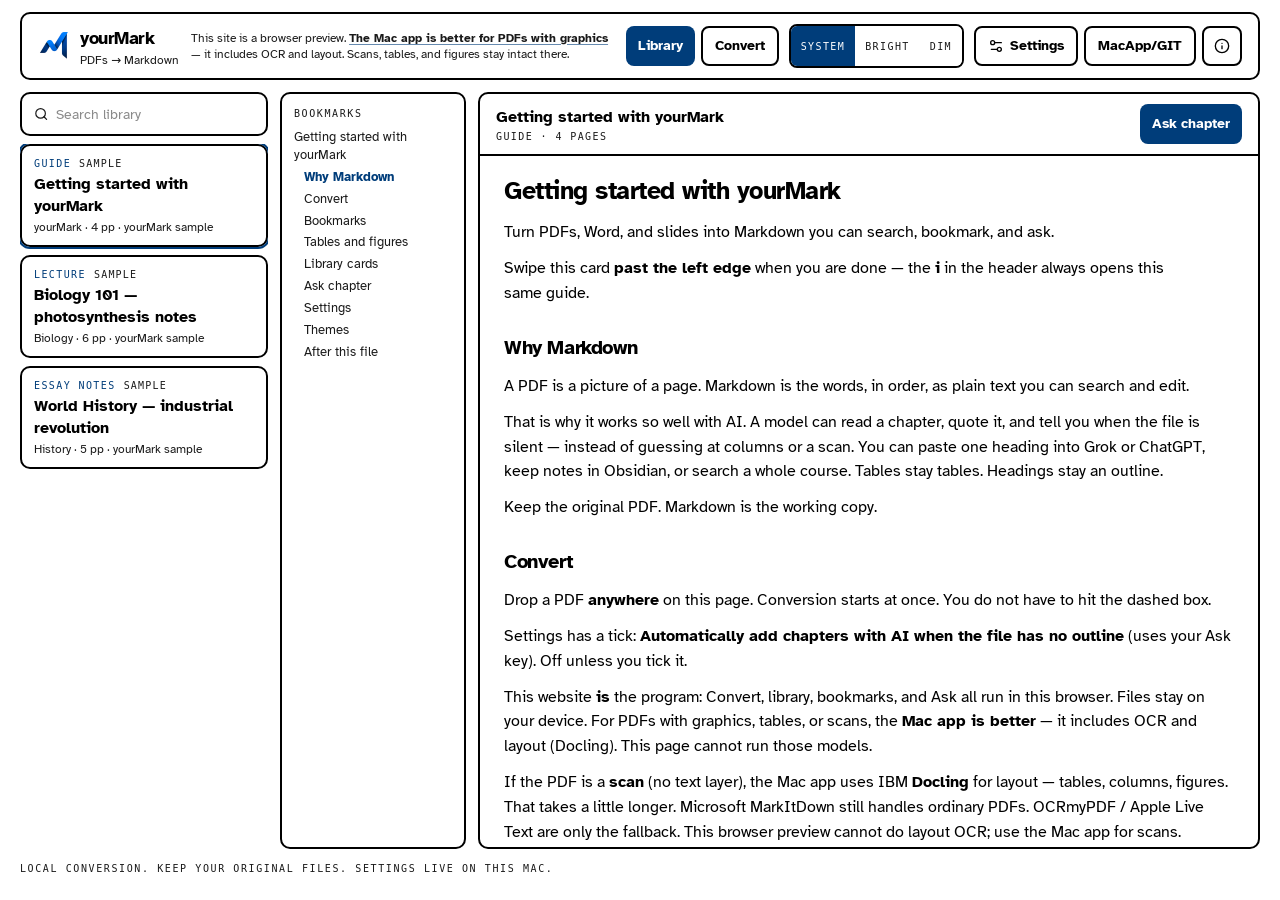
<file: yourMark/index.html>
<!DOCTYPE html>
<html lang="en">
  <head>
    <meta charset="utf-8" />
    <meta name="viewport" content="width=device-width, initial-scale=1" />
    <title>yourMark</title>
    <meta
      name="description"
      content="Convert PDFs to Markdown in this browser. Files stay on your device."
    />
    <link rel="icon" type="image/png" href="./favicon-32.png" />
    <link rel="icon" type="image/svg+xml" href="./favicon.svg" />
    <link rel="icon" type="image/png" sizes="32x32" href="./favicon.png" />
    <link rel="apple-touch-icon" href="./apple-touch-icon.png" />
    <link rel="apple-touch-icon" href="./apple-touch-icon.png" />
    <link rel="preconnect" href="https://fonts.googleapis.com" />
    <link rel="preconnect" href="https://fonts.gstatic.com" crossorigin />
    <link
      href="https://fonts.googleapis.com/css2?family=Atkinson+Hyperlegible:wght@400;700&display=swap"
      rel="stylesheet"
    />
    <script type="module" crossorigin src="/yourMark/assets/index-BBxL4nU7.js"></script>
    <link rel="stylesheet" crossorigin href="/yourMark/assets/index-Cck8L9df.css">
  </head>
  <body>
    <div id="root"></div>
  </body>
</html>
</file>
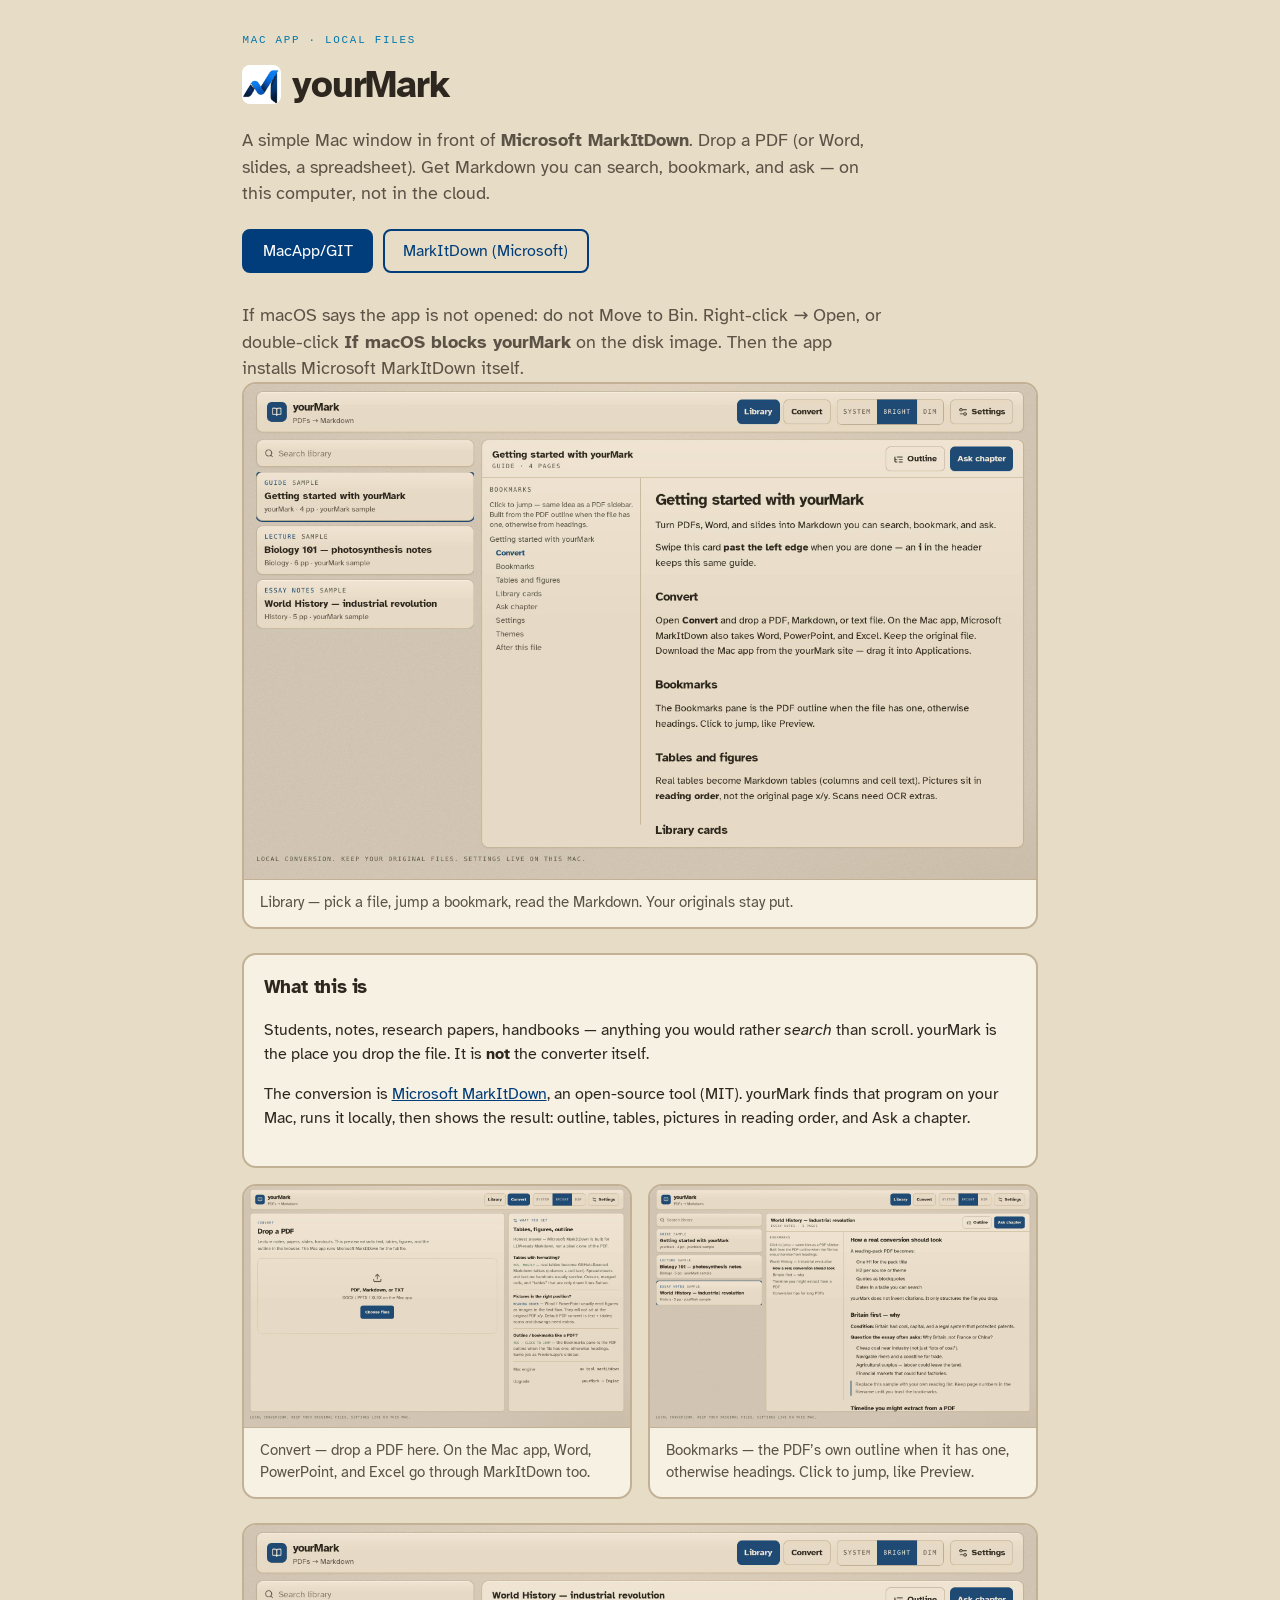
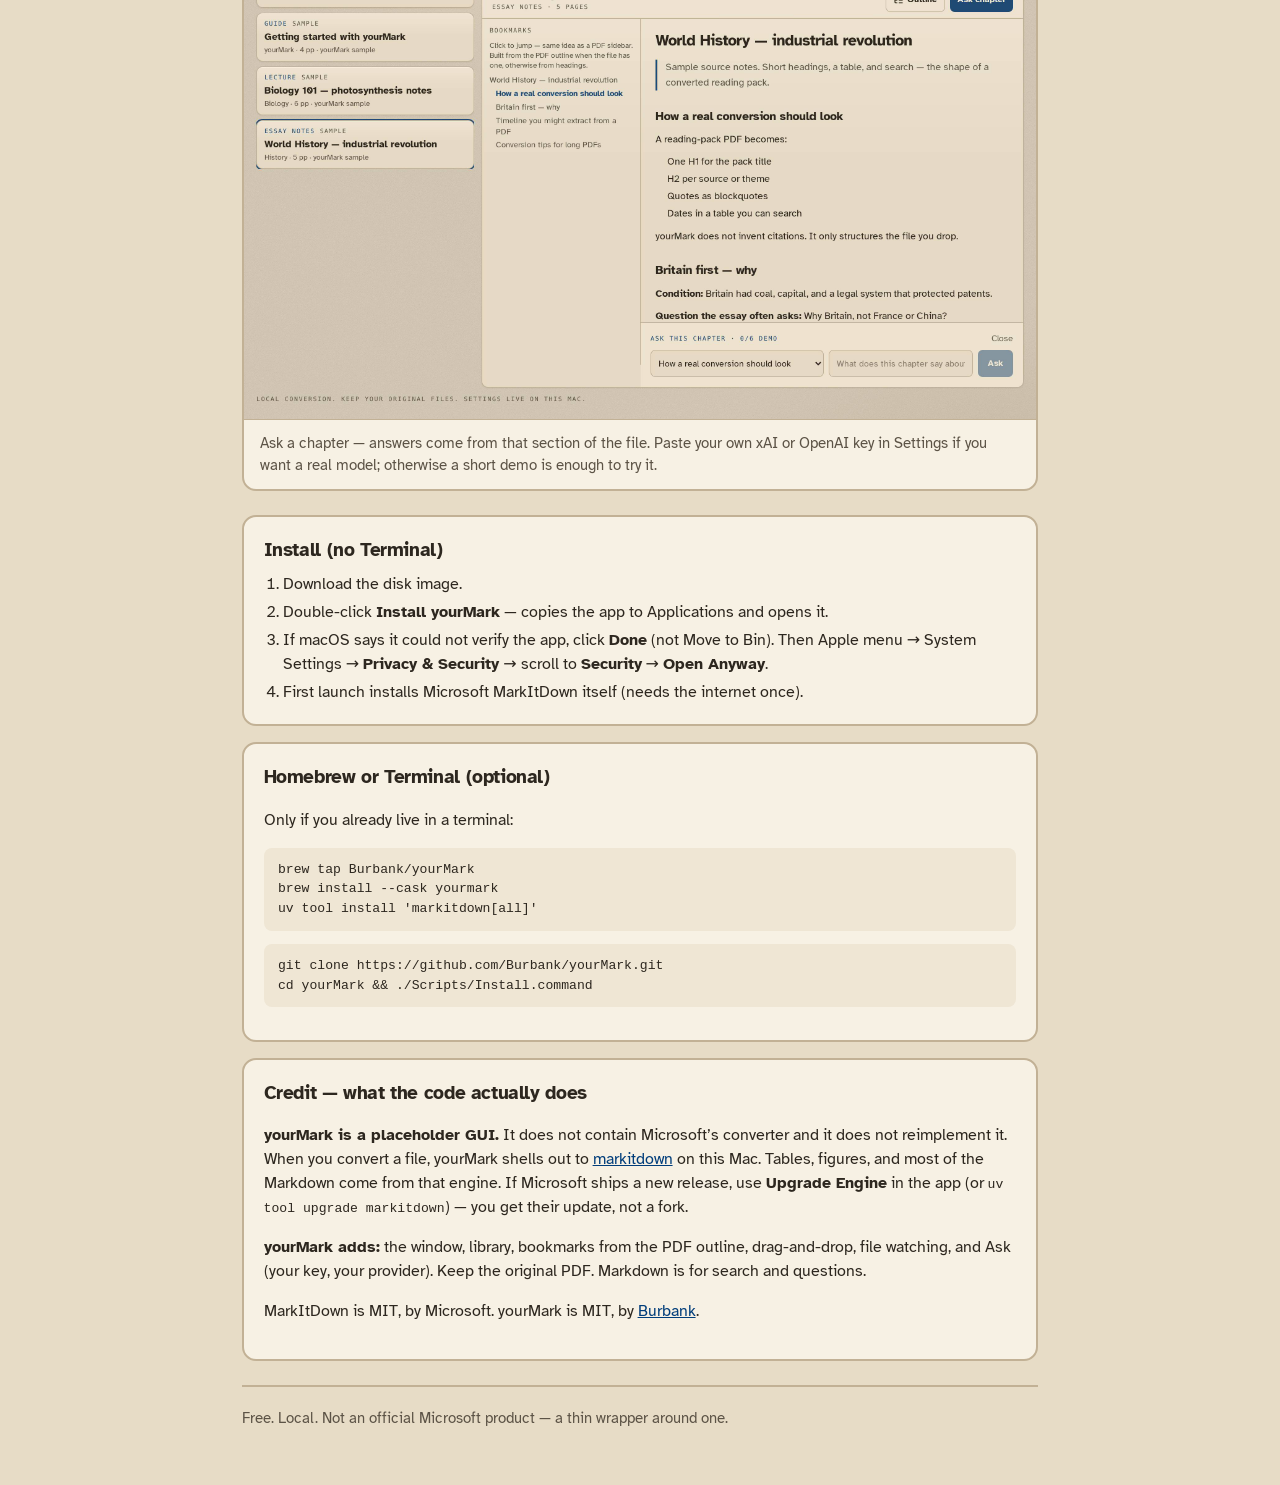
<file: yourMark/about/index.html>
<!DOCTYPE html>
<html lang="en">
<head>
  <meta charset="utf-8" />
  <meta name="viewport" content="width=device-width, initial-scale=1" />
  <title>yourMark — a Mac window for Microsoft MarkItDown</title>
  <meta name="description" content="yourMark is a Mac app that sits in front of Microsoft MarkItDown. Drop a PDF, get Markdown with bookmarks, tables, and Ask a chapter. Conversion stays on this Mac." />
  <link rel="icon" type="image/svg+xml" href="../favicon.svg" />
  <link rel="icon" type="image/png" sizes="32x32" href="favicon-32.png" />
  <meta property="og:title" content="yourMark" />
  <meta property="og:description" content="A Mac window for Microsoft MarkItDown — PDFs to Markdown, locally." />
  <meta property="og:image" content="og.jpg" />
  <link rel="preconnect" href="https://fonts.googleapis.com" />
  <link rel="preconnect" href="https://fonts.gstatic.com" crossorigin />
  <link href="https://fonts.googleapis.com/css2?family=Atkinson+Hyperlegible:wght@400;700&display=swap" rel="stylesheet" />
  <style>
    :root {
      --navy: #003d7a;
      --cyan: #00a1e4;
      --ink: #2d271f;
      --paper: #e7dcc6;
      --card: #f7f1e4;
      --line: #c2b195;
      --muted: #5c5346;
    }
    * { box-sizing: border-box; }
    body {
      margin: 0;
      font-family: "Atkinson Hyperlegible", system-ui, sans-serif;
      color: var(--ink);
      background: var(--paper);
      line-height: 1.5;
    }
    .wrap { max-width: 52rem; margin: 0 auto; padding: 2rem 1.15rem 3.5rem; }
    .kicker {
      font-family: ui-monospace, Menlo, monospace;
      font-size: .68rem;
      letter-spacing: .16em;
      text-transform: uppercase;
      color: #0077aa;
    }
    .brand {
      display: flex; align-items: center; gap: .7rem;
      margin: .45rem 0 0;
    }
    .mark {
      width: 2.4rem; height: 2.4rem;
      border-radius: 8px;
      overflow: hidden;
      background: #fff;
    }
    .mark img { width: 100%; height: 100%; display: block; }
    h1 { font-size: clamp(1.8rem, 4vw, 2.4rem); letter-spacing: -0.03em; margin: 0; }
    .lede { font-size: 1.12rem; color: var(--muted); max-width: 40rem; margin: .85rem 0 0; }
    .row { display: flex; flex-wrap: wrap; gap: .6rem; margin: 1.35rem 0 1.8rem; }
    a.btn {
      display: inline-flex; align-items: center; justify-content: center;
      min-height: 2.75rem; padding: 0 1.15rem;
      border-radius: 8px; font: 700 1rem inherit; text-decoration: none;
      border: 2px solid var(--navy);
    }
    a.btn.primary { background: var(--navy); color: #fff; }
    a.btn.ghost { background: transparent; color: var(--navy); }
    figure {
      margin: 0 0 1.5rem;
      background: var(--card);
      border: 2px solid var(--line);
      border-radius: 14px;
      overflow: hidden;
    }
    figure img { display: block; width: 100%; height: auto; }
    figcaption {
      padding: .7rem 1rem .85rem;
      font-size: .92rem;
      color: var(--muted);
      border-top: 1px solid var(--line);
    }
    section.card {
      background: var(--card);
      border: 2px solid var(--line);
      border-radius: 14px;
      padding: 1.15rem 1.2rem 1.25rem;
      margin-bottom: 1rem;
    }
    h2 { font-size: 1.2rem; margin: 0 0 .5rem; letter-spacing: -0.02em; }
    ol { margin: .35rem 0 0; padding-left: 1.2rem; }
    li + li { margin-top: .25rem; }
    pre, code { font-family: ui-monospace, Menlo, Consolas, monospace; font-size: .82rem; }
    pre {
      background: #efe6d4;
      border-radius: 8px;
      padding: .75rem .9rem;
      overflow-x: auto;
      white-space: pre-wrap;
    }
    .grid2 {
      display: grid;
      gap: 1rem;
    }
    @media (min-width: 720px) {
      .grid2 { grid-template-columns: 1fr 1fr; }
    }
    footer {
      margin-top: 1.5rem;
      padding-top: 1.2rem;
      border-top: 2px solid var(--line);
      color: var(--muted);
      font-size: .95rem;
    }
    footer a, a.inline { color: var(--navy); }
    .credit strong { color: var(--ink); }
  </style>
</head>
<body>
  <div class="wrap">
    <div class="kicker">Mac app · local files</div>
    <div class="brand">
      <span class="mark" aria-hidden="true"><img src="icon.png" alt="" /></span>
      <h1>yourMark</h1>
    </div>
    <p class="lede">
      A simple Mac window in front of <strong>Microsoft MarkItDown</strong>.
      Drop a PDF (or Word, slides, a spreadsheet). Get Markdown you can search,
      bookmark, and ask — on this computer, not in the cloud.
    </p>
    <div class="row">
      <a class="btn primary" href="https://github.com/Burbank/yourMark">MacApp/GIT</a>
      <a class="btn ghost" href="https://github.com/microsoft/markitdown">MarkItDown (Microsoft)</a>
    </div>
    <p class="lede" style="margin-top:0">If macOS says the app is not opened: do not Move to Bin. Right-click → Open, or double-click <strong>If macOS blocks yourMark</strong> on the disk image. Then the app installs Microsoft MarkItDown itself.</p>

    <figure>
      <img src="shots/library.jpg" alt="yourMark library: files on the left, bookmarks in the middle, Markdown on the right" width="1280" height="800" />
      <figcaption>Library — pick a file, jump a bookmark, read the Markdown. Your originals stay put.</figcaption>
    </figure>

    <section class="card">
      <h2>What this is</h2>
      <p>
        Students, notes, research papers, handbooks — anything you would rather
        <em>search</em> than scroll. yourMark is the place you drop the file.
        It is <strong>not</strong> the converter itself.
      </p>
      <p>
        The conversion is <a class="inline" href="https://github.com/microsoft/markitdown">Microsoft MarkItDown</a>,
        an open-source tool (MIT). yourMark finds that program on your Mac,
        runs it locally, then shows the result: outline, tables, pictures in
        reading order, and Ask a chapter.
      </p>
    </section>

    <div class="grid2">
      <figure>
        <img src="shots/convert.jpg" alt="Convert screen with a dashed drop zone for PDFs and Office files" width="1280" height="800" loading="lazy" />
        <figcaption>Convert — drop a PDF here. On the Mac app, Word, PowerPoint, and Excel go through MarkItDown too.</figcaption>
      </figure>
      <figure>
        <img src="shots/reader.jpg" alt="Reader showing a document outline and chapter text" width="1280" height="800" loading="lazy" />
        <figcaption>Bookmarks — the PDF’s own outline when it has one, otherwise headings. Click to jump, like Preview.</figcaption>
      </figure>
    </div>

    <figure>
      <img src="shots/ask.jpg" alt="Ask strip under a chapter, with a question field and Ask button" width="1280" height="800" loading="lazy" />
      <figcaption>Ask a chapter — answers come from that section of the file. Paste your own xAI or OpenAI key in Settings if you want a real model; otherwise a short demo is enough to try it.</figcaption>
    </figure>

    <section class="card">
      <h2>Install (no Terminal)</h2>
      <ol>
        <li>Download the disk image.</li>
        <li>Double-click <strong>Install yourMark</strong> — copies the app to Applications and opens it.</li>
        <li>If macOS says it could not verify the app, click <strong>Done</strong> (not Move to Bin). Then Apple menu → System Settings → <strong>Privacy & Security</strong> → scroll to <strong>Security</strong> → <strong>Open Anyway</strong>.</li>
        <li>First launch installs Microsoft MarkItDown itself (needs the internet once).</li>
      </ol>
    </section>

    <section class="card">
      <h2>Homebrew or Terminal (optional)</h2>
      <p>Only if you already live in a terminal:</p>
      <pre>brew tap Burbank/yourMark
brew install --cask yourmark
uv tool install 'markitdown[all]'</pre>
      <pre>git clone https://github.com/Burbank/yourMark.git
cd yourMark && ./Scripts/Install.command</pre>
    </section>

    <section class="card credit">
      <h2>Credit — what the code actually does</h2>
      <p>
        <strong>yourMark is a placeholder GUI.</strong>
        It does not contain Microsoft’s converter and it does not reimplement it.
        When you convert a file, yourMark shells out to
        <a class="inline" href="https://github.com/microsoft/markitdown">markitdown</a>
        on this Mac. Tables, figures, and most of the Markdown come from that engine.
        If Microsoft ships a new release, use <strong>Upgrade Engine</strong> in the app
        (or <code>uv tool upgrade markitdown</code>) — you get their update, not a fork.
      </p>
      <p>
        <strong>yourMark adds:</strong> the window, library, bookmarks from the PDF outline,
        drag-and-drop, file watching, and Ask (your key, your provider).
        Keep the original PDF. Markdown is for search and questions.
      </p>
      <p>
        MarkItDown is MIT, by Microsoft.
        yourMark is MIT, by <a class="inline" href="https://github.com/Burbank/yourMark">Burbank</a>.
      </p>
    </section>

    <footer>
      Free. Local. Not an official Microsoft product — a thin wrapper around one.
    </footer>
  </div>
</body>
</html>
</file>
<file: yourMark/assets/index-Cck8L9df.css>
/*! tailwindcss v4.3.3 | MIT License | https://tailwindcss.com */
@layer properties{@supports (((-webkit-hyphens:none)) and (not (margin-trim:inline))) or ((-moz-orient:inline) and (not (color:rgb(from red r g b)))){*,:before,:after,::backdrop{--tw-rotate-x:initial;--tw-rotate-y:initial;--tw-rotate-z:initial;--tw-skew-x:initial;--tw-skew-y:initial;--tw-pan-x:initial;--tw-pan-y:initial;--tw-pinch-zoom:initial;--tw-space-y-reverse:0;--tw-border-style:solid;--tw-leading:initial;--tw-font-weight:initial;--tw-tracking:initial;--tw-shadow:0 0 #0000;--tw-shadow-color:initial;--tw-shadow-alpha:100%;--tw-inset-shadow:0 0 #0000;--tw-inset-shadow-color:initial;--tw-inset-shadow-alpha:100%;--tw-ring-color:initial;--tw-ring-shadow:0 0 #0000;--tw-inset-ring-color:initial;--tw-inset-ring-shadow:0 0 #0000;--tw-ring-inset:initial;--tw-ring-offset-width:0px;--tw-ring-offset-color:#fff;--tw-ring-offset-shadow:0 0 #0000;--tw-outline-style:solid;--tw-ease:initial}}}@layer theme{:root,:host{--font-sans:"Atkinson Hyperlegible", -apple-system, BlinkMacSystemFont, "Segoe UI", system-ui, sans-serif;--font-mono:ui-monospace, "SFMono-Regular", Menlo, Consolas, monospace;--color-red-500:oklch(63.7% .237 25.331);--color-zinc-50:oklch(98.5% 0 none);--color-zinc-400:oklch(70.5% .015 286.067);--color-zinc-500:oklch(55.2% .016 285.938);--color-zinc-900:oklch(21% .006 285.885);--color-zinc-950:oklch(14.1% .005 285.823);--color-neutral-100:oklch(97% 0 none);--color-neutral-300:oklch(87% 0 none);--color-neutral-700:oklch(37.1% 0 none);--color-neutral-900:oklch(20.5% 0 none);--color-black:#000;--color-white:#fff;--spacing:.25rem;--container-sm:24rem;--container-md:28rem;--container-xl:36rem;--text-xs:.75rem;--text-xs--line-height:calc(1 / .75);--text-sm:.875rem;--text-sm--line-height:calc(1.25 / .875);--text-lg:1.125rem;--text-lg--line-height:calc(1.75 / 1.125);--text-2xl:1.5rem;--text-2xl--line-height:calc(2 / 1.5);--font-weight-normal:400;--font-weight-medium:500;--font-weight-semibold:600;--font-weight-bold:700;--tracking-tight:-.025em;--tracking-wider:.05em;--leading-snug:1.375;--leading-relaxed:1.625;--radius-md:10px;--ease-out:cubic-bezier(0, 0, .2, 1);--default-transition-duration:.15s;--default-transition-timing-function:cubic-bezier(.4, 0, .2, 1);--default-font-family:var(--font-sans);--default-mono-font-family:var(--font-mono);--color-fg:var(--fg);--color-muted:var(--muted);--color-line:var(--line);--color-panel:var(--panel);--color-field:var(--field);--color-accent:var(--accent);--color-btn:var(--btn);--color-btn-text:var(--btn-text);--color-placeholder:var(--placeholder);--color-stale:var(--stale);--color-good:var(--good)}}@layer base{*,:after,:before,::backdrop{box-sizing:border-box;border:0 solid;margin:0;padding:0}::file-selector-button{box-sizing:border-box;border:0 solid;margin:0;padding:0}html,:host{-webkit-text-size-adjust:100%;tab-size:4;line-height:1.5;font-family:var(--default-font-family,-apple-system, BlinkMacSystemFont, "Segoe UI", Roboto, "Helvetica Neue", "Noto Sans", Arial, sans-serif, "Apple Color Emoji", "Segoe UI Emoji", "Segoe UI Symbol", "Noto Color Emoji");font-feature-settings:var(--default-font-feature-settings,normal);font-variation-settings:var(--default-font-variation-settings,normal);-webkit-tap-highlight-color:transparent}hr{height:0;color:inherit;border-top-width:1px}abbr:where([title]){-webkit-text-decoration:underline dotted;text-decoration:underline dotted}h1,h2,h3,h4,h5,h6{font-size:inherit;font-weight:inherit}a{color:inherit;-webkit-text-decoration:inherit;-webkit-text-decoration:inherit;-webkit-text-decoration:inherit;-webkit-text-decoration:inherit;text-decoration:inherit}b,strong{font-weight:bolder}code,kbd,samp,pre{font-family:var(--default-mono-font-family,ui-monospace, SFMono-Regular, Menlo, Monaco, Consolas, "Liberation Mono", "Courier New", monospace);font-feature-settings:var(--default-mono-font-feature-settings,normal);font-variation-settings:var(--default-mono-font-variation-settings,normal);font-size:1em}small{font-size:80%}sub,sup{vertical-align:baseline;font-size:75%;line-height:0;position:relative}sub{bottom:-.25em}sup{top:-.5em}table{text-indent:0;border-color:inherit;border-collapse:collapse}:-moz-focusring:where(:not(iframe)){outline:auto}progress{vertical-align:baseline}summary{display:list-item}ol,ul,menu{list-style:none}img,svg,video,canvas,audio,iframe,embed,object{vertical-align:middle;display:block}img,video{max-width:100%;height:auto}button,input,select,optgroup,textarea{font:inherit;font-feature-settings:inherit;font-variation-settings:inherit;letter-spacing:inherit;color:inherit;opacity:1;background-color:#0000;border-radius:0}::file-selector-button{font:inherit;font-feature-settings:inherit;font-variation-settings:inherit;letter-spacing:inherit;color:inherit;opacity:1;background-color:#0000;border-radius:0}:where(select:is([multiple],[size])) optgroup{font-weight:bolder}:where(select:is([multiple],[size])) optgroup option{padding-inline-start:20px}::file-selector-button{margin-inline-end:4px}::placeholder{opacity:1}@supports (not ((-webkit-appearance:-apple-pay-button))) or (contain-intrinsic-size:1px){::placeholder{color:currentColor}@supports (color:color-mix(in lab, red, red)){::placeholder{color:color-mix(in oklab, currentcolor 50%, transparent)}}}textarea{resize:vertical}::-webkit-search-decoration{-webkit-appearance:none}::-webkit-date-and-time-value{min-height:1lh;text-align:inherit}::-webkit-datetime-edit{display:inline-flex}::-webkit-datetime-edit-fields-wrapper{padding:0}::-webkit-datetime-edit{padding-block:0}::-webkit-datetime-edit-year-field{padding-block:0}::-webkit-datetime-edit-month-field{padding-block:0}::-webkit-datetime-edit-day-field{padding-block:0}::-webkit-datetime-edit-hour-field{padding-block:0}::-webkit-datetime-edit-minute-field{padding-block:0}::-webkit-datetime-edit-second-field{padding-block:0}::-webkit-datetime-edit-millisecond-field{padding-block:0}::-webkit-datetime-edit-meridiem-field{padding-block:0}::-webkit-calendar-picker-indicator{line-height:1}:-moz-ui-invalid{box-shadow:none}button,input:where([type=button],[type=reset],[type=submit]){appearance:button}::file-selector-button{appearance:button}::-webkit-inner-spin-button{height:auto}::-webkit-outer-spin-button{height:auto}[hidden]:where(:not([hidden=until-found])){display:none!important}html{-webkit-font-smoothing:antialiased;-moz-osx-font-smoothing:grayscale}html,body,#app{background:var(--bg);min-height:100%;color:var(--fg);font-family:var(--font-sans)}button:not(:disabled),[role=button]:not(:disabled){cursor:pointer}::selection{background:var(--accent)}@supports (color:color-mix(in lab, red, red)){::selection{background:color-mix(in oklab, var(--accent) 35%, transparent)}}}@layer components;@layer utilities{.visible{visibility:visible}.absolute{position:absolute}.fixed{position:fixed}.relative{position:relative}.static{position:static}.z-10{z-index:10}.z-50{z-index:50}.mx-auto{margin-inline:auto}.mt-0\.5{margin-top:calc(var(--spacing) * .5)}.mt-1{margin-top:var(--spacing)}.mt-2{margin-top:calc(var(--spacing) * 2)}.mt-3{margin-top:calc(var(--spacing) * 3)}.mt-4{margin-top:calc(var(--spacing) * 4)}.mt-5{margin-top:calc(var(--spacing) * 5)}.mt-6{margin-top:calc(var(--spacing) * 6)}.mt-8{margin-top:calc(var(--spacing) * 8)}.mr-1\.5{margin-right:calc(var(--spacing) * 1.5)}.mr-2{margin-right:calc(var(--spacing) * 2)}.mb-2{margin-bottom:calc(var(--spacing) * 2)}.ml-1{margin-left:var(--spacing)}.ml-auto{margin-left:auto}.block{display:block}.contents{display:contents}.flex{display:flex}.grid{display:grid}.hidden{display:none}.inline{display:inline}.inline-flex{display:inline-flex}.table{display:table}.size-3\.5{width:calc(var(--spacing) * 3.5);height:calc(var(--spacing) * 3.5)}.size-4{width:calc(var(--spacing) * 4);height:calc(var(--spacing) * 4)}.size-8{width:calc(var(--spacing) * 8);height:calc(var(--spacing) * 8)}.size-10{width:calc(var(--spacing) * 10);height:calc(var(--spacing) * 10)}.h-8{height:calc(var(--spacing) * 8)}.h-10{height:calc(var(--spacing) * 10)}.h-11{height:calc(var(--spacing) * 11)}.h-dvh{height:100dvh}.h-full{height:100%}.max-h-48{max-height:calc(var(--spacing) * 48)}.max-h-56{max-height:calc(var(--spacing) * 56)}.max-h-\[40vh\]{max-height:40vh}.min-h-0{min-height:0}.min-h-\[50vh\]{min-height:50vh}.min-h-screen{min-height:100vh}.w-8{width:calc(var(--spacing) * 8)}.w-fit{width:fit-content}.w-full{width:100%}.max-w-\[86rem\]{max-width:86rem}.max-w-md{max-width:var(--container-md)}.max-w-sm{max-width:var(--container-sm)}.max-w-xl{max-width:var(--container-xl)}.min-w-0{min-width:0}.min-w-\[11rem\]{min-width:11rem}.flex-1{flex:1}.shrink-0{flex-shrink:0}.transform{transform:var(--tw-rotate-x,) var(--tw-rotate-y,) var(--tw-rotate-z,) var(--tw-skew-x,) var(--tw-skew-y,)}.cursor-grab{cursor:grab}.cursor-grabbing{cursor:grabbing}.cursor-pointer{cursor:pointer}.touch-pan-y{--tw-pan-y:pan-y;touch-action:var(--tw-pan-x,) var(--tw-pan-y,) var(--tw-pinch-zoom,)}.grid-cols-1{grid-template-columns:repeat(1,minmax(0,1fr))}.flex-col{flex-direction:column}.flex-wrap{flex-wrap:wrap}.place-items-center{place-items:center}.items-baseline{align-items:baseline}.items-center{align-items:center}.items-start{align-items:flex-start}.justify-between{justify-content:space-between}.justify-center{justify-content:center}.gap-1{gap:var(--spacing)}.gap-1\.5{gap:calc(var(--spacing) * 1.5)}.gap-2{gap:calc(var(--spacing) * 2)}.gap-2\.5{gap:calc(var(--spacing) * 2.5)}.gap-3{gap:calc(var(--spacing) * 3)}:where(.space-y-1>:not(:last-child)){--tw-space-y-reverse:0;margin-block-start:calc(var(--spacing) * var(--tw-space-y-reverse));margin-block-end:calc(var(--spacing) * calc(1 - var(--tw-space-y-reverse)))}:where(.space-y-2>:not(:last-child)){--tw-space-y-reverse:0;margin-block-start:calc(calc(var(--spacing) * 2) * var(--tw-space-y-reverse));margin-block-end:calc(calc(var(--spacing) * 2) * calc(1 - var(--tw-space-y-reverse)))}:where(.space-y-3>:not(:last-child)){--tw-space-y-reverse:0;margin-block-start:calc(calc(var(--spacing) * 3) * var(--tw-space-y-reverse));margin-block-end:calc(calc(var(--spacing) * 3) * calc(1 - var(--tw-space-y-reverse)))}.self-start{align-self:flex-start}.truncate{text-overflow:ellipsis;white-space:nowrap;overflow:hidden}.overflow-hidden{overflow:hidden}.overflow-x-hidden{overflow-x:hidden}.overflow-y-auto{overflow-y:auto}.rounded-\[8px\]{border-radius:8px}.rounded-\[14px\]{border-radius:14px}.rounded-full{border-radius:2147483647px}.rounded-md{border-radius:var(--radius-md)}.border{border-style:var(--tw-border-style);border-width:1px}.border-\[length\:var\(--border-w\)\]{border-style:var(--tw-border-style);border-width:var(--border-w)}.border-t-\[length\:var\(--border-w\)\]{border-top-style:var(--tw-border-style);border-top-width:var(--border-w)}.border-b-\[length\:var\(--border-w\)\]{border-bottom-style:var(--tw-border-style);border-bottom-width:var(--border-w)}.border-dashed{--tw-border-style:dashed;border-style:dashed}.border-accent{border-color:var(--color-accent)}.border-line{border-color:var(--color-line)}.border-neutral-300{border-color:var(--color-neutral-300)}.bg-black\/10{background-color:#0000001a}@supports (color:color-mix(in lab, red, red)){.bg-black\/10{background-color:color-mix(in oklab, var(--color-black) 10%, transparent)}}.bg-btn{background-color:var(--color-btn)}.bg-field{background-color:var(--color-field)}.bg-panel{background-color:var(--color-panel)}.bg-transparent{background-color:#0000}.bg-zinc-50{background-color:var(--color-zinc-50)}.object-cover{object-fit:cover}.p-3{padding:calc(var(--spacing) * 3)}.p-4{padding:calc(var(--spacing) * 4)}.p-8{padding:calc(var(--spacing) * 8)}.px-2{padding-inline:calc(var(--spacing) * 2)}.px-2\.5{padding-inline:calc(var(--spacing) * 2.5)}.px-3{padding-inline:calc(var(--spacing) * 3)}.px-4{padding-inline:calc(var(--spacing) * 4)}.px-6{padding-inline:calc(var(--spacing) * 6)}.py-1{padding-block:var(--spacing)}.py-2{padding-block:calc(var(--spacing) * 2)}.py-2\.5{padding-block:calc(var(--spacing) * 2.5)}.py-4{padding-block:calc(var(--spacing) * 4)}.py-6{padding-block:calc(var(--spacing) * 6)}.py-12{padding-block:calc(var(--spacing) * 12)}.pt-3{padding-top:calc(var(--spacing) * 3)}.pb-3{padding-bottom:calc(var(--spacing) * 3)}.pb-6{padding-bottom:calc(var(--spacing) * 6)}.pl-6{padding-left:calc(var(--spacing) * 6)}.text-center{text-align:center}.text-left{text-align:left}.text-right{text-align:right}.font-mono{font-family:var(--font-mono)}.text-2xl{font-size:var(--text-2xl);line-height:var(--tw-leading,var(--text-2xl--line-height))}.text-lg{font-size:var(--text-lg);line-height:var(--tw-leading,var(--text-lg--line-height))}.text-sm{font-size:var(--text-sm);line-height:var(--tw-leading,var(--text-sm--line-height))}.text-xs{font-size:var(--text-xs);line-height:var(--tw-leading,var(--text-xs--line-height))}.text-\[10px\]{font-size:10px}.text-\[11px\]{font-size:11px}.text-\[12px\]{font-size:12px}.text-\[13px\]{font-size:13px}.leading-relaxed{--tw-leading:var(--leading-relaxed);line-height:var(--leading-relaxed)}.leading-snug{--tw-leading:var(--leading-snug);line-height:var(--leading-snug)}.font-bold{--tw-font-weight:var(--font-weight-bold);font-weight:var(--font-weight-bold)}.font-medium{--tw-font-weight:var(--font-weight-medium);font-weight:var(--font-weight-medium)}.font-normal{--tw-font-weight:var(--font-weight-normal);font-weight:var(--font-weight-normal)}.font-semibold{--tw-font-weight:var(--font-weight-semibold);font-weight:var(--font-weight-semibold)}.tracking-\[0\.12em\]{--tw-tracking:.12em;letter-spacing:.12em}.tracking-\[0\.14em\]{--tw-tracking:.14em;letter-spacing:.14em}.tracking-\[0\.16em\]{--tw-tracking:.16em;letter-spacing:.16em}.tracking-\[0\.18em\]{--tw-tracking:.18em;letter-spacing:.18em}.tracking-tight{--tw-tracking:var(--tracking-tight);letter-spacing:var(--tracking-tight)}.tracking-wider{--tw-tracking:var(--tracking-wider);letter-spacing:var(--tracking-wider)}.break-words{overflow-wrap:break-word}.text-accent{color:var(--color-accent)}.text-btn-text{color:var(--color-btn-text)}.text-fg{color:var(--color-fg)}.text-good{color:var(--color-good)}.text-muted{color:var(--color-muted)}.text-red-500{color:var(--color-red-500)}.text-stale{color:var(--color-stale)}.text-zinc-500{color:var(--color-zinc-500)}.text-zinc-900{color:var(--color-zinc-900)}.capitalize{text-transform:capitalize}.uppercase{text-transform:uppercase}.underline{text-decoration-line:underline}.decoration-accent\/60{-webkit-text-decoration-color:var(--color-accent);-webkit-text-decoration-color:var(--color-accent);-webkit-text-decoration-color:var(--color-accent);text-decoration-color:var(--color-accent)}@supports (color:color-mix(in lab, red, red)){.decoration-accent\/60{-webkit-text-decoration-color:color-mix(in oklab, var(--color-accent) 60%, transparent);-webkit-text-decoration-color:color-mix(in oklab, var(--color-accent) 60%, transparent);-webkit-text-decoration-color:color-mix(in oklab, var(--color-accent) 60%, transparent);text-decoration-color:color-mix(in oklab, var(--color-accent) 60%, transparent)}}.underline-offset-2{text-underline-offset:2px}.underline-offset-4{text-underline-offset:4px}.accent-\[var\(--btn\)\]{accent-color:var(--btn)}.opacity-70{opacity:.7}.shadow-\[0_8px_24px_rgba\(0\,0\,0\,0\.18\)\]{--tw-shadow:0 8px 24px var(--tw-shadow-color,#0000002e);box-shadow:var(--tw-inset-shadow), var(--tw-inset-ring-shadow), var(--tw-ring-offset-shadow), var(--tw-ring-shadow), var(--tw-shadow)}.outline{outline-style:var(--tw-outline-style);outline-width:1px}.outline-2{outline-style:var(--tw-outline-style);outline-width:2px}.outline-\[var\(--accent\)\]{outline-color:var(--accent)}.outline-accent{outline-color:var(--color-accent)}.transition{transition-property:color,background-color,border-color,outline-color,text-decoration-color,fill,stroke,--tw-gradient-from,--tw-gradient-via,--tw-gradient-to,opacity,box-shadow,transform,translate,scale,rotate,filter,-webkit-backdrop-filter,backdrop-filter,display,content-visibility,overlay,pointer-events;transition-timing-function:var(--tw-ease,var(--default-transition-timing-function));transition-duration:var(--tw-duration,var(--default-transition-duration))}.ease-out{--tw-ease:var(--ease-out);transition-timing-function:var(--ease-out)}.outline-none{--tw-outline-style:none;outline-style:none}.select-none{-webkit-user-select:none;user-select:none}.placeholder\:text-placeholder::placeholder{color:var(--color-placeholder)}@media (hover:hover){.hover\:bg-field:hover{background-color:var(--color-field)}.hover\:bg-neutral-100:hover{background-color:var(--color-neutral-100)}.hover\:text-fg:hover{color:var(--color-fg)}.hover\:underline:hover{text-decoration-line:underline}}.disabled\:cursor-wait:disabled{cursor:wait}.disabled\:no-underline:disabled{text-decoration-line:none}.disabled\:opacity-50:disabled{opacity:.5}@media (width>=40rem){.sm\:inline-flex{display:inline-flex}.sm\:max-w-xl{max-width:var(--container-xl)}.sm\:flex-row{flex-direction:row}.sm\:p-4{padding:calc(var(--spacing) * 4)}.sm\:p-6{padding:calc(var(--spacing) * 6)}.sm\:px-4{padding-inline:calc(var(--spacing) * 4)}.sm\:px-5{padding-inline:calc(var(--spacing) * 5)}.sm\:px-6{padding-inline:calc(var(--spacing) * 6)}}@media (width>=64rem){.lg\:col-span-3{grid-column:span 3/span 3}.lg\:max-h-\[calc\(100dvh-11rem\)\]{max-height:calc(100dvh - 11rem)}.lg\:max-h-none{max-height:none}.lg\:w-\[24rem\]{width:24rem}.lg\:grid-cols-\[minmax\(11rem\,20\%\)_minmax\(9rem\,15\%\)_minmax\(0\,1fr\)\]{grid-template-columns:minmax(11rem,20%) minmax(9rem,15%) minmax(0,1fr)}.lg\:flex-row{flex-direction:row}}@media (prefers-color-scheme:dark){.dark\:border-neutral-700{border-color:var(--color-neutral-700)}.dark\:bg-white\/20{background-color:#fff3}@supports (color:color-mix(in lab, red, red)){.dark\:bg-white\/20{background-color:color-mix(in oklab, var(--color-white) 20%, transparent)}}.dark\:bg-zinc-950{background-color:var(--color-zinc-950)}.dark\:text-zinc-50{color:var(--color-zinc-50)}.dark\:text-zinc-400{color:var(--color-zinc-400)}@media (hover:hover){.dark\:hover\:bg-neutral-900:hover{background-color:var(--color-neutral-900)}}}}:root{--lightningcss-light:initial;--lightningcss-dark: ;color-scheme:light dark;--bg:#fff;--fg:#000;--muted:#1a1a1a;--line:#000;--panel:#fff;--field:#fff;--accent:#003d7a;--btn:#003d7a;--btn-light:#b7dffc;--btn-press:#001a33;--btn-text:#fff;--kind:#000;--placeholder:#8a8a8a;--stale:#8b0000;--good:#0b6b3a;--border-w:2px;--radius:10px;--bezel:14px;--app-col:86rem}@media (prefers-color-scheme:dark){:root{--lightningcss-light: ;--lightningcss-dark:initial;--bg:#1a2332;--fg:#e8eef6;--muted:#9aadc2;--line:#3d4f66;--panel:#243044;--field:#15202e;--accent:#00a1e4;--btn:#0080b5;--btn-light:#b4eeff;--btn-press:#003d5c;--btn-text:#fff;--kind:#9aadc2;--placeholder:#6b7f96;--stale:#ffb4b4;--good:#8fce7a;--border-w:1px}}html.theme-bright{--lightningcss-light:initial;--lightningcss-dark: ;color-scheme:light;--bg:#d6c8b0;--fg:#2c261d;--muted:#5f564a;--line:#c0ae92;--panel:#e6dac4;--field:#eee3cf;--accent:#1e4a73;--btn:#1e4a73;--btn-light:#c7d7e6;--btn-press:#163656;--btn-text:#f4ead8;--kind:#5f564a;--placeholder:#8a7e6e;--stale:#8a3a2c;--good:#3a6840;--border-w:1px;background-color:#d6c8b0;background-image:radial-gradient(90% 70% at 50% -8%,#ffecd061,#0000 58%),radial-gradient(80% 55% at 100% 110%,#8c6e461f,#0000 52%),url("data:image/svg+xml,%3Csvg xmlns='http://www.w3.org/2000/svg' width='220' height='220'%3E%3Cfilter id='n'%3E%3CfeTurbulence type='fractalNoise' baseFrequency='0.8' numOctaves='4' stitchTiles='stitch'/%3E%3CfeColorMatrix type='saturate' values='0'/%3E%3C/filter%3E%3Crect width='100%25' height='100%25' filter='url(%23n)' opacity='0.42'/%3E%3C/svg%3E");background-size:auto,auto,180px 180px;background-attachment:fixed}html.theme-dim{--lightningcss-light: ;--lightningcss-dark:initial;color-scheme:dark;--bg:#1a2332;--fg:#e8eef6;--muted:#9aadc2;--line:#3d4f66;--panel:#243044;--field:#15202e;--accent:#00a1e4;--btn:#0080b5;--btn-light:#b4eeff;--btn-press:#003d5c;--btn-text:#fff;--kind:#9aadc2;--placeholder:#6b7f96;--stale:#ffb4b4;--good:#8fce7a;--border-w:1px}.pin{border:var(--border-w) solid var(--line);border-radius:var(--radius);background:var(--panel)}html.theme-bright body,html.theme-bright #app,html.theme-bright .app-frame{background:0 0}html.theme-bright .pin{background:linear-gradient(180deg, #fffaee52, transparent 46%), var(--panel);box-shadow:inset 0 1px #fffcf580,0 1px 2px #46321914}.md-body h1,.md-body h2,.md-body h3{text-wrap:balance;letter-spacing:-.02em;margin:1.4em 0 .45em;font-weight:700}.md-body h1{margin-top:0;font-size:1.55rem}.md-body h2{font-size:1.22rem}.md-body h3{font-size:1.05rem}.md-body p{text-wrap:pretty;margin:.7em 0;line-height:1.55}.md-body ul,.md-body ol{margin:.5em 0 .8em 1.2em;line-height:1.5}.md-body li+li{margin-top:.25em}.md-body table{border-collapse:collapse;width:100%;margin:.8em 0 1.1em;font-size:.9rem}.md-body img{border:var(--border-w) solid var(--line);background:var(--field);border-radius:8px;max-width:min(100%,36rem);height:auto;margin:.9em 0 1.1em;display:block}.md-body figure{margin:.9em 0 1.2em}.md-body figcaption{color:var(--muted);margin-top:.4em;font-size:.8rem}.md-body th,.md-body td{border:var(--border-w) solid var(--line);text-align:left;vertical-align:top;padding:.4rem .55rem}.md-body th{background:var(--accent)}@supports (color:color-mix(in lab, red, red)){.md-body th{background:color-mix(in oklab, var(--accent) 12%, var(--panel))}}.md-body th{font-weight:700}.md-body code{font-family:var(--font-mono);background:var(--field);border-radius:4px;padding:.08em .28em;font-size:.86em}.md-body pre{background:var(--field);border:var(--border-w) solid var(--line);font-family:var(--font-mono);border-radius:8px;padding:.85rem 1rem;font-size:.82rem;line-height:1.45;overflow-x:auto}.md-body blockquote{border-left:3px solid var(--accent);color:var(--muted);margin:.8em 0;padding-left:.85rem}.md-body hr{border:0;border-top:var(--border-w) solid var(--line);margin:1.4em 0}@media (prefers-reduced-motion:reduce){*{transition:none!important;animation:none!important}}@property --tw-rotate-x{syntax:"*";inherits:false}@property --tw-rotate-y{syntax:"*";inherits:false}@property --tw-rotate-z{syntax:"*";inherits:false}@property --tw-skew-x{syntax:"*";inherits:false}@property --tw-skew-y{syntax:"*";inherits:false}@property --tw-pan-x{syntax:"*";inherits:false}@property --tw-pan-y{syntax:"*";inherits:false}@property --tw-pinch-zoom{syntax:"*";inherits:false}@property --tw-space-y-reverse{syntax:"*";inherits:false;initial-value:0}@property --tw-border-style{syntax:"*";inherits:false;initial-value:solid}@property --tw-leading{syntax:"*";inherits:false}@property --tw-font-weight{syntax:"*";inherits:false}@property --tw-tracking{syntax:"*";inherits:false}@property --tw-shadow{syntax:"*";inherits:false;initial-value:0 0 #0000}@property --tw-shadow-color{syntax:"*";inherits:false}@property --tw-shadow-alpha{syntax:"<percentage>";inherits:false;initial-value:100%}@property --tw-inset-shadow{syntax:"*";inherits:false;initial-value:0 0 #0000}@property --tw-inset-shadow-color{syntax:"*";inherits:false}@property --tw-inset-shadow-alpha{syntax:"<percentage>";inherits:false;initial-value:100%}@property --tw-ring-color{syntax:"*";inherits:false}@property --tw-ring-shadow{syntax:"*";inherits:false;initial-value:0 0 #0000}@property --tw-inset-ring-color{syntax:"*";inherits:false}@property --tw-inset-ring-shadow{syntax:"*";inherits:false;initial-value:0 0 #0000}@property --tw-ring-inset{syntax:"*";inherits:false}@property --tw-ring-offset-width{syntax:"<length>";inherits:false;initial-value:0}@property --tw-ring-offset-color{syntax:"*";inherits:false;initial-value:#fff}@property --tw-ring-offset-shadow{syntax:"*";inherits:false;initial-value:0 0 #0000}@property --tw-outline-style{syntax:"*";inherits:false;initial-value:solid}@property --tw-ease{syntax:"*";inherits:false}
</file>
